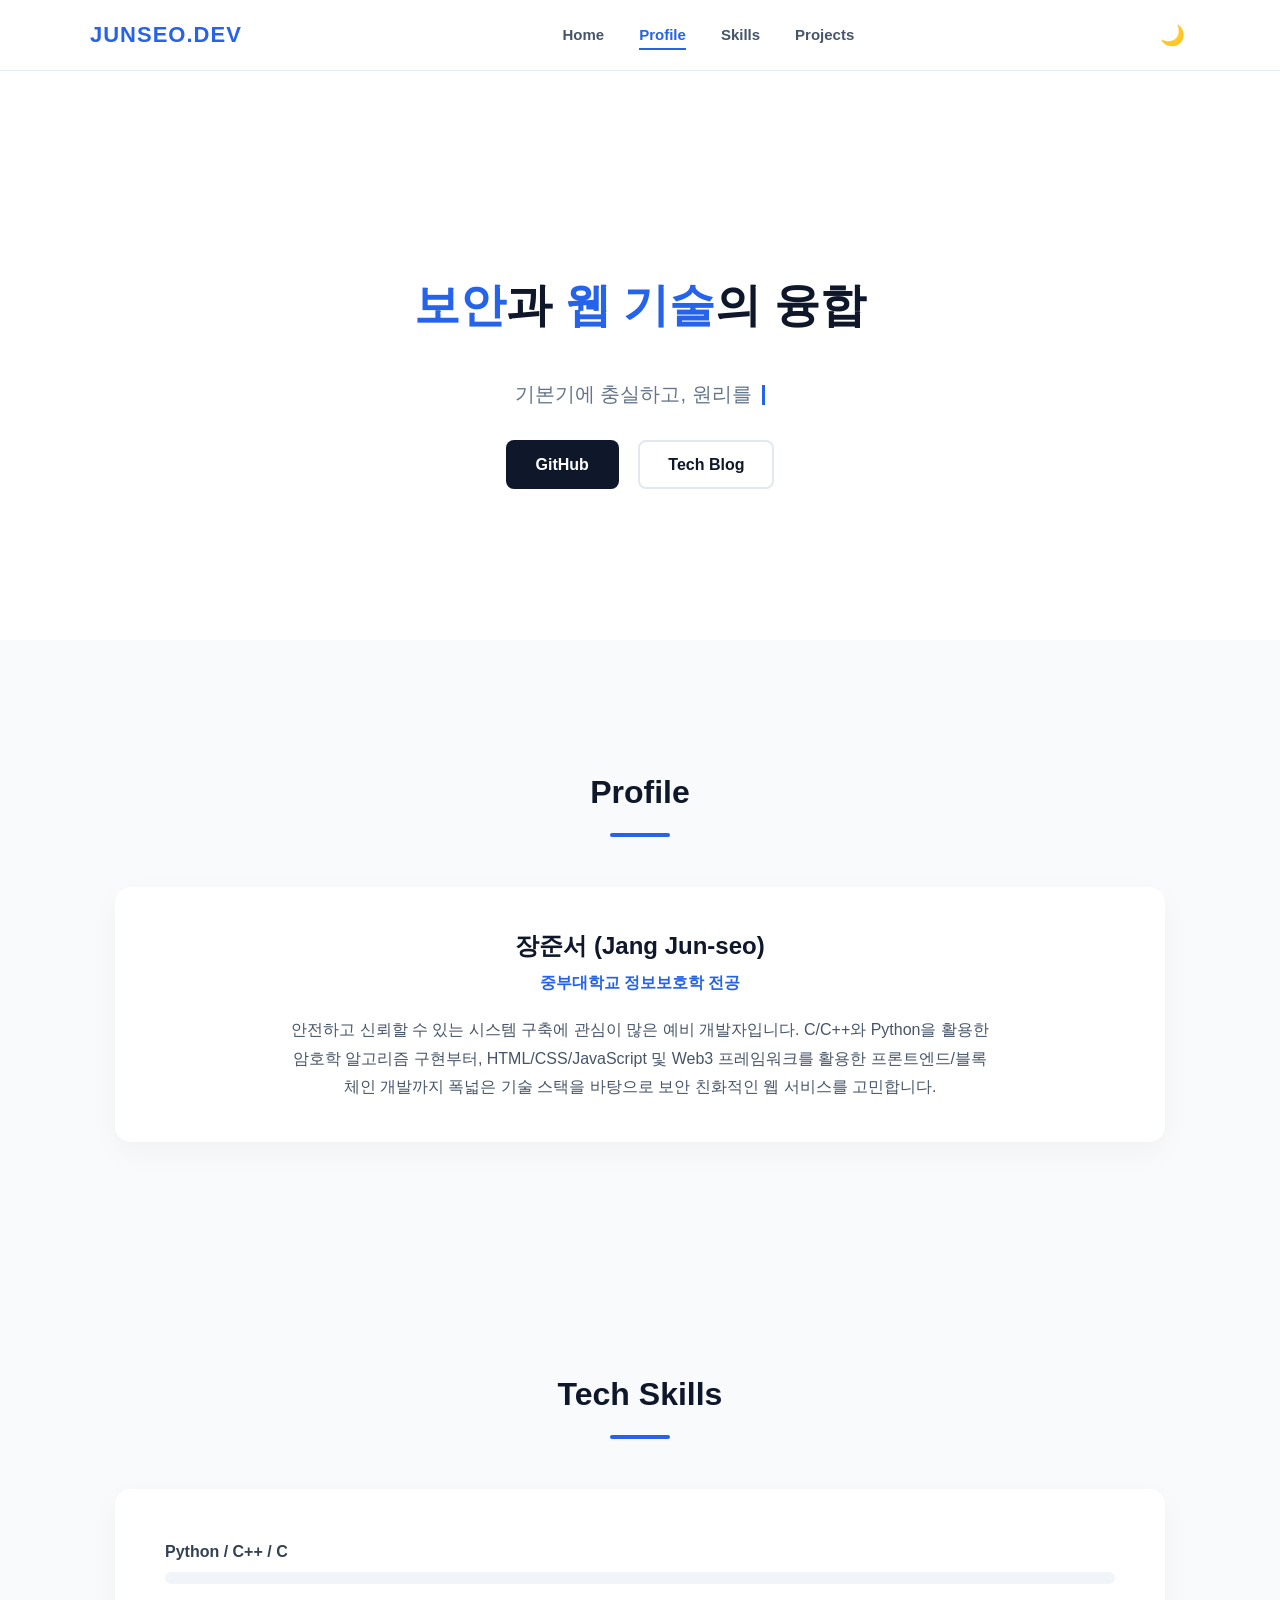
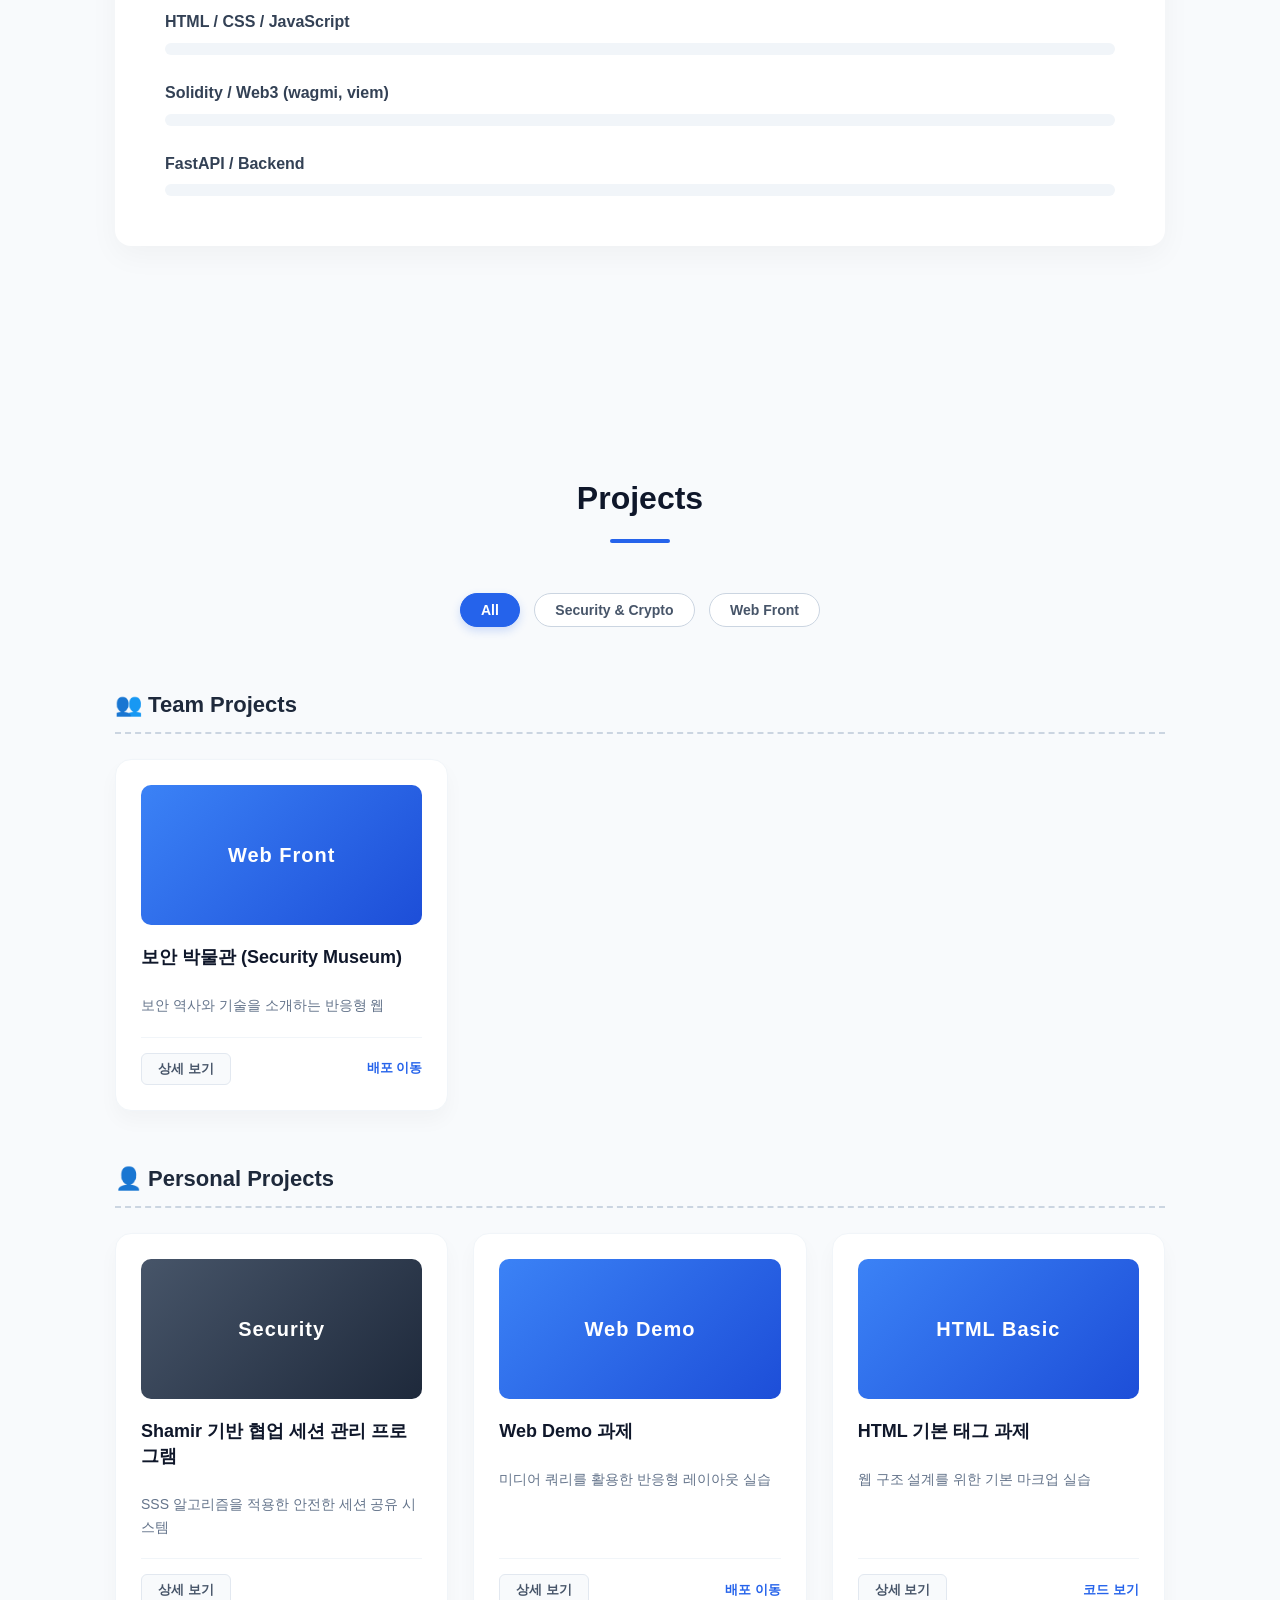
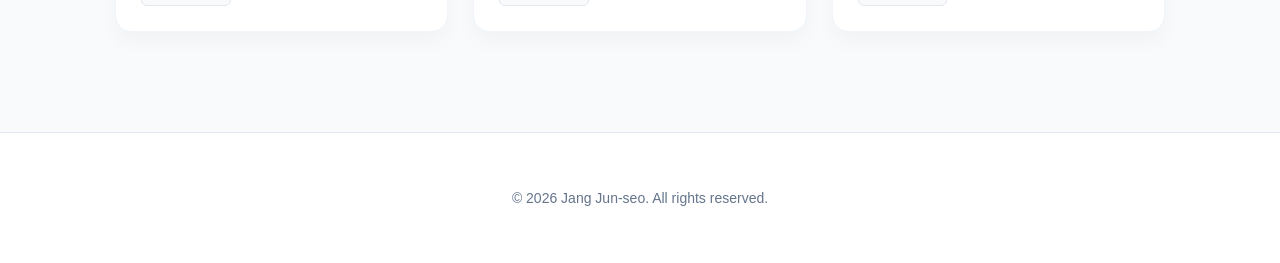
<file: index.html>
<!doctype html>
<html lang="ko">
  <head>
    <meta charset="UTF-8" />
    <meta name="viewport" content="width=device-width, initial-scale=1.0" />
    <title>장준서 포트폴리오 | InfoSec Developer</title>
    <link rel="stylesheet" href="index.css" />
  </head>
  <body>
    <nav class="navbar">
      <div class="nav-container">
        <span class="logo">JUNSEO.DEV</span>
        <ul class="nav-menu">
          <li><a href="#home" class="active">Home</a></li>
          <li><a href="#profile">Profile</a></li>
          <li><a href="#skills">Skills</a></li>
          <li><a href="#projects">Projects</a></li>
        </ul>
        <button id="darkModeToggle" class="dark-mode-btn">🌙</button>
      </div>
    </nav>

    <section id="home" class="hero-section">
      <div class="hero-content fade-in-up">
        <h1>
          <span class="highlight">보안</span>과
          <span class="highlight">웹 기술</span>의 융합
        </h1>
        <p id="typewriter" class="typing-text"></p>
        <div class="link-buttons">
          <a
            href="https://github.com/bear300811?tab=repositories"
            class="btn-dark"
            target="_blank"
            >GitHub</a
          >
          <a
            href="https://velog.io/@bear300811/series"
            class="btn-outline"
            target="_blank"
            >Tech Blog</a
          >
        </div>
      </div>
    </section>

    <section id="profile" class="common-section">
      <h2 class="title">Profile</h2>
      <div class="profile-box">
        <div class="profile-text">
          <h3>장준서 (Jang Jun-seo)</h3>
          <p class="major">중부대학교 정보보호학 전공</p>
          <p class="desc">
            안전하고 신뢰할 수 있는 시스템 구축에 관심이 많은 예비 개발자입니다.
            C/C++와 Python을 활용한 암호학 알고리즘 구현부터,
            HTML/CSS/JavaScript 및 Web3 프레임워크를 활용한 프론트엔드/블록체인
            개발까지 폭넓은 기술 스택을 바탕으로 보안 친화적인 웹 서비스를
            고민합니다.
          </p>
        </div>
      </div>
    </section>

    <section id="skills" class="common-section">
      <h2 class="title">Tech Skills</h2>
      <div class="skills-box">
        <div class="skill-row">
          <span class="label">Python / C++ / C</span>
          <div class="bar-container">
            <div class="bar-fill" style="--target-width: 80%"></div>
          </div>
        </div>
        <div class="skill-row">
          <span class="label">HTML / CSS / JavaScript</span>
          <div class="bar-container">
            <div class="bar-fill" style="--target-width: 45%"></div>
          </div>
        </div>
        <div class="skill-row">
          <span class="label">Solidity / Web3 (wagmi, viem)</span>
          <div class="bar-container">
            <div class="bar-fill" style="--target-width: 25%"></div>
          </div>
        </div>
        <div class="skill-row">
          <span class="label">FastAPI / Backend</span>
          <div class="bar-container">
            <div class="bar-fill" style="--target-width: 30%"></div>
          </div>
        </div>
      </div>
    </section>

    <section id="projects" class="common-section">
      <h2 class="title">Projects</h2>

      <div class="filter-container">
        <button class="filter-btn active" data-filter="all">All</button>
        <button class="filter-btn" data-filter="security">
          Security & Crypto
        </button>
        <button class="filter-btn" data-filter="web">Web Front</button>
      </div>

      <div class="project-group">
        <h3 class="project-group-title">👥 Team Projects</h3>
        <div class="project-container">
          <div
            class="project-item"
            data-category="web"
            data-tech="HTML, CSS, JS, Vercel"
            data-detail="정보보안의 역사와 주요 암호 기술(에니그마 등)을 인터랙티브하게 소개하는 웹 페이지입니다."
          >
            <div class="project-thumb thumb-web">Web Front</div>
            <h3>보안 박물관 (Security Museum)</h3>
            <p class="project-desc">보안 역사와 기술을 소개하는 반응형 웹</p>
            <div class="project-links">
              <button class="detail-btn">상세 보기</button>
              <a
                href="https://web-project-mid.vercel.app/"
                class="view-link"
                target="_blank"
                >배포 이동</a
              >
            </div>
          </div>
        </div>
      </div>

      <div class="project-group">
        <h3 class="project-group-title">👤 Personal Projects</h3>
        <div class="project-container">
          <div
            class="project-item"
            data-category="security"
            data-tech="Python, Cryptography, Security Protocol"
            data-detail="Shamir's Secret Sharing(SSS) 알고리즘을 활용하여 팀원 간의 안전한 세션 키 분산 및 복구 메커니즘을 기획하고 구현한 프로젝트입니다."
          >
            <div class="project-thumb thumb-sec">Security</div>
            <h3>Shamir 기반 협업 세션 관리 프로그램</h3>
            <p class="project-desc">
              SSS 알고리즘을 적용한 안전한 세션 공유 시스템
            </p>
            <div class="project-links">
              <button class="detail-btn">상세 보기</button>
            </div>
          </div>

          <div
            class="project-item"
            data-category="web"
            data-tech="HTML, CSS, Responsive Web"
            data-detail="반응형 레이아웃을 적용한 웹 프로그래밍 개인 과제입니다."
          >
            <div class="project-thumb thumb-web">Web Demo</div>
            <h3>Web Demo 과제</h3>
            <p class="project-desc">
              미디어 쿼리를 활용한 반응형 레이아웃 실습
            </p>
            <div class="project-links">
              <button class="detail-btn">상세 보기</button>
              <a
                href="https://web2026-3.vercel.app/"
                class="view-link"
                target="_blank"
                >배포 이동</a
              >
            </div>
          </div>

          <div
            class="project-item"
            data-category="web"
            data-tech="HTML, CSS Basics"
            data-detail="HTML의 기본 태그들을 사용하여 간단한 웹 페이지의 뼈대를 만들어보는 기초 실습 과제입니다."
          >
            <div class="project-thumb thumb-web">HTML Basic</div>
            <h3>HTML 기본 태그 과제</h3>
            <p class="project-desc">웹 구조 설계를 위한 기본 마크업 실습</p>
            <div class="project-links">
              <button class="detail-btn">상세 보기</button>
              <a
                href="https://github.com/bear300811/WebProject2"
                class="view-link"
                target="_blank"
                >코드 보기</a
              >
            </div>
          </div>
        </div>
      </div>
    </section>

    <footer class="footer">
      <p>© 2026 Jang Jun-seo. All rights reserved.</p>
    </footer>

    <div id="projectModal" class="modal">
      <div class="modal-content">
        <div class="modal-header">
          <h2 id="modalTitle">프로젝트 제목</h2>
          <span class="close-btn">&times;</span>
        </div>
        <div class="modal-body">
          <div class="tech-stack-container">
            <span class="tech-label">Tech Stack</span>
            <p id="modalTech" class="tech-tags"></p>
          </div>
          <div class="desc-container">
            <span class="desc-label">Overview</span>
            <p id="modalDesc">상세 설명</p>
          </div>
        </div>
      </div>
    </div>

    <script src="app.js"></script>
  </body>
</html>
</file>
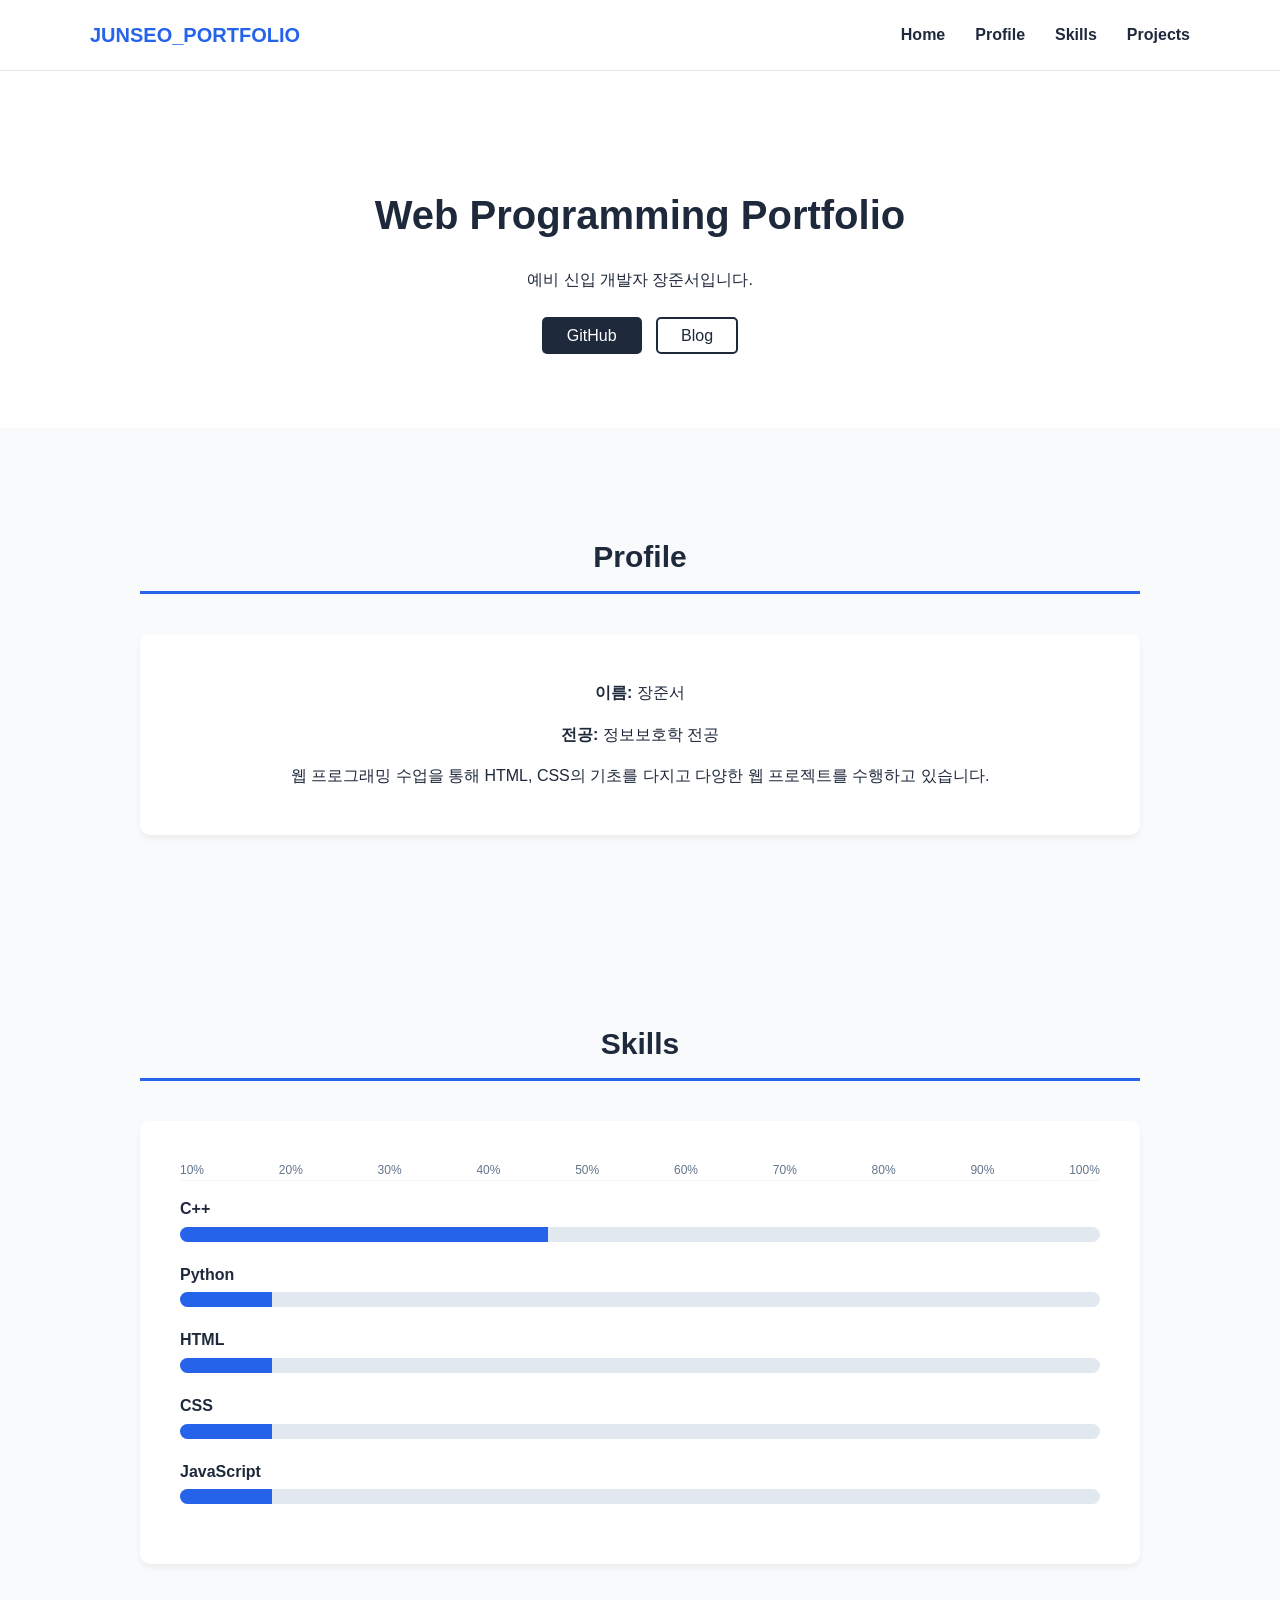
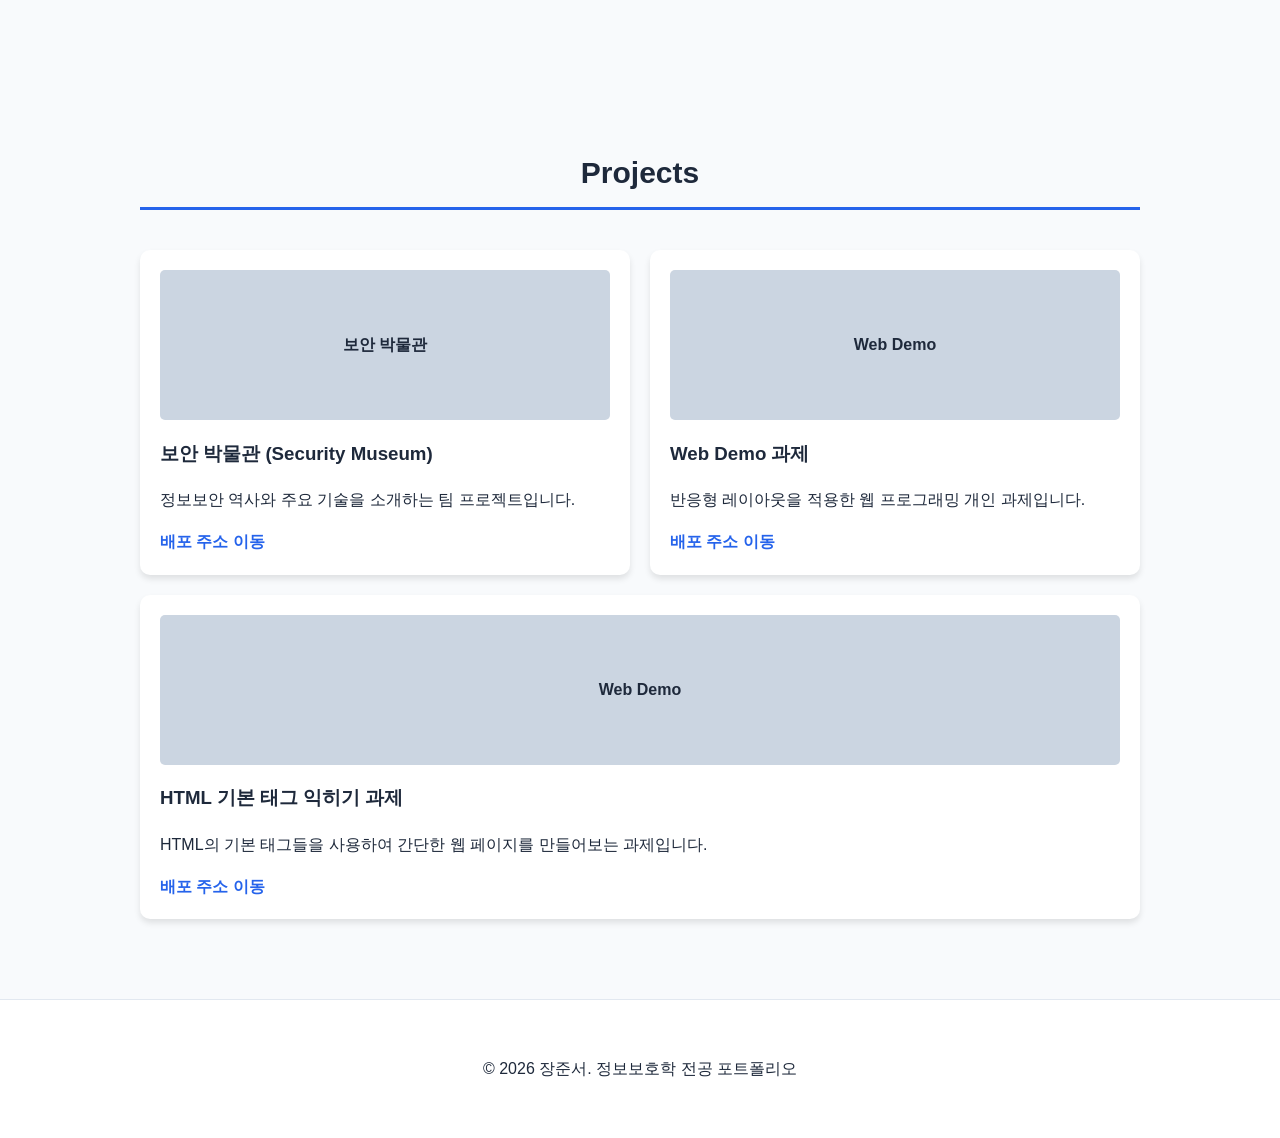
<file: main.html>
<!doctype html>
<html lang="ko">
  <head>
    <meta charset="UTF-8" />
    <meta name="viewport" content="width=device-width, initial-scale=1.0" />
    <title>장준서 포트폴리오</title>
    <link rel="stylesheet" href="main.css" />
  </head>
  <body>
    <nav class="navbar">
      <div class="nav-container">
        <span class="logo">JUNSEO_PORTFOLIO</span>
        <ul class="nav-menu">
          <li><a href="#home">Home</a></li>
          <li><a href="#profile">Profile</a></li>
          <li><a href="#skills">Skills</a></li>
          <li><a href="#projects">Projects</a></li>
        </ul>
      </div>
    </nav>

    <section id="home" class="hero-section">
      <h1>Web Programming Portfolio</h1>
      <p>예비 신입 개발자 장준서입니다.</p>
      <div class="link-buttons">
        <a
          href="https://github.com/bear300811?tab=repositories"
          class="btn-dark"
          target="_blank"
          >GitHub</a
        >
        <a
          href="https://velog.io/@bear300811/series"
          class="btn-outline"
          target="_blank"
          >Blog</a
        >
      </div>
    </section>

    <section id="profile" class="common-section">
      <h2 class="title">Profile</h2>
      <div class="profile-box">
        <p><strong>이름:</strong> 장준서</p>
        <p><strong>전공:</strong> 정보보호학 전공</p>
        <p>
          웹 프로그래밍 수업을 통해 HTML, CSS의 기초를 다지고 다양한 웹
          프로젝트를 수행하고 있습니다.
        </p>
      </div>
    </section>

    <section id="skills" class="common-section">
      <h2 class="title">Skills</h2>
      <div class="skills-box">
        <div class="scale-label">
          <span>10%</span><span>20%</span><span>30%</span><span>40%</span
          ><span>50%</span> <span>60%</span><span>70%</span><span>80%</span
          ><span>90%</span><span>100%</span>
        </div>

        <div class="skill-row">
          <span class="label">C++</span>
          <div class="bar-container">
            <div class="bar-fill cpp-bar"></div>
          </div>
        </div>
        <div class="skill-row">
          <span class="label">Python</span>
          <div class="bar-container">
            <div class="bar-fill basic-bar"></div>
          </div>
        </div>
        <div class="skill-row">
          <span class="label">HTML</span>
          <div class="bar-container">
            <div class="bar-fill basic-bar"></div>
          </div>
        </div>
        <div class="skill-row">
          <span class="label">CSS</span>
          <div class="bar-container">
            <div class="bar-fill basic-bar"></div>
          </div>
        </div>
        <div class="skill-row">
          <span class="label">JavaScript</span>
          <div class="bar-container">
            <div class="bar-fill basic-bar"></div>
          </div>
        </div>
      </div>
    </section>

    <section id="projects" class="common-section">
      <h2 class="title">Projects</h2>
      <div class="project-container">
        <div class="project-item">
          <div class="project-thumb">보안 박물관</div>
          <h3>보안 박물관 (Security Museum)</h3>
          <p>정보보안 역사와 주요 기술을 소개하는 팀 프로젝트입니다.</p>
          <a href="#" class="view-link">배포 주소 이동</a>
        </div>
        <div class="project-item">
          <div class="project-thumb">Web Demo</div>
          <h3>Web Demo 과제</h3>
          <p>반응형 레이아웃을 적용한 웹 프로그래밍 개인 과제입니다.</p>
          <a href="https://web2026-3.vercel.app/" class="view-link"
            >배포 주소 이동</a
          >
        </div>
        <div class="project-item">
          <div class="project-thumb">Web Demo</div>
          <h3>HTML 기본 태그 익히기 과제</h3>
          <p>
            HTML의 기본 태그들을 사용하여 간단한 웹 페이지를 만들어보는
            과제입니다.
          </p>
          <a href="https://github.com/bear300811/WebProject2" class="view-link"
            >배포 주소 이동</a
          >
        </div>
      </div>
    </section>

    <footer class="footer">
      <p>© 2026 장준서. 정보보호학 전공 포트폴리오</p>
    </footer>
  </body>
</html>
</file>
<file: index.css>
/* 기본 초기화 및 폰트 */
body {
  margin: 0;
  padding: 0;
  font-family: 'Pretendard', 'Malgun Gothic', sans-serif;
  line-height: 1.6;
  background-color: #f8fafc;
  color: #0f172a;
  transition:
    background-color 0.3s,
    color 0.3s;
}

/* 내비게이션 - 블러 효과 적용 */
.navbar {
  background-color: rgba(255, 255, 255, 0.9);
  backdrop-filter: blur(10px);
  height: 70px;
  border-bottom: 1px solid #e2e8f0;
  position: fixed;
  top: 0;
  width: 100%;
  z-index: 999;
  transition: background-color 0.3s;
}

.nav-container {
  width: 90%;
  max-width: 1100px;
  margin: 0 auto;
  display: flex;
  justify-content: space-between;
  align-items: center;
  height: 100%;
}

.logo {
  font-size: 22px;
  font-weight: 800;
  color: #2563eb;
  letter-spacing: 1px;
}

.nav-menu {
  list-style: none;
  display: flex;
  margin: 0;
  padding: 0;
}

.nav-menu li {
  margin-left: 35px;
}

.nav-menu a {
  text-decoration: none;
  color: #475569;
  font-weight: 600;
  font-size: 15px;
  transition: color 0.3s ease;
  padding-bottom: 5px;
}

.nav-menu a:hover,
.nav-menu a.active {
  color: #2563eb;
  border-bottom: 2px solid #2563eb;
}

/* 히어로 섹션 */
.hero-section {
  padding: 180px 20px 100px;
  text-align: center;
  background-color: #ffffff;
  min-height: 40vh;
  display: flex;
  align-items: center;
  justify-content: center;
}

.hero-content h1 {
  font-size: 46px;
  margin-bottom: 15px;
  font-weight: 800;
  color: #0f172a;
}

.highlight {
  color: #2563eb;
}

/* 타이핑 텍스트 본체 */
.typing-text {
  font-size: 20px;
  color: #64748b;
  min-height: 30px;
  margin-bottom: 30px;
  display: inline-block; /* 텍스트 너비만큼만 공간을 차지하게 변경 */
}

/* 글자 바로 옆에 찰싹 붙어서 깜빡이는 커서 생성 */
.typing-text::after {
  content: '';
  display: inline-block;
  width: 3px;
  height: 20px;
  background-color: #2563eb;
  margin-left: 5px;
  vertical-align: text-bottom;
  animation: blink 0.8s infinite;
}

@keyframes blink {
  0%,
  100% {
    opacity: 1;
  }
  50% {
    opacity: 0;
  }
}

/* 다크모드일 때 커서 색상도 맞춰서 변경 */
body.dark-theme .typing-text::after {
  background-color: #3b82f6;
}

@keyframes blink {
  0%,
  100% {
    opacity: 1;
  }
  50% {
    opacity: 0;
  }
}

.btn-dark {
  background-color: #0f172a;
  color: white;
  padding: 12px 30px;
  text-decoration: none;
  border-radius: 8px;
  margin-right: 15px;
  font-weight: 600;
  transition:
    background-color 0.2s,
    transform 0.2s;
  display: inline-block;
}

.btn-dark:hover {
  background-color: #1e293b;
  transform: translateY(-2px);
}

.btn-outline {
  border: 2px solid #e2e8f0;
  color: #0f172a;
  padding: 10px 28px;
  text-decoration: none;
  border-radius: 8px;
  font-weight: 600;
  transition: all 0.2s;
  display: inline-block;
}

.btn-outline:hover {
  border-color: #0f172a;
  background-color: #f8fafc;
  transform: translateY(-2px);
}

/* 공통 섹션 */
.common-section {
  padding: 100px 20px;
  max-width: 1050px;
  margin: 0 auto;
}

.title {
  text-align: center;
  font-size: 32px;
  font-weight: 800;
  margin-bottom: 50px;
  color: #0f172a;
  position: relative;
}

.title::after {
  content: '';
  display: block;
  width: 60px;
  height: 4px;
  background-color: #2563eb;
  margin: 15px auto 0;
  border-radius: 2px;
}

/* 프로필 박스 */
.profile-box {
  background-color: white;
  padding: 40px;
  border-radius: 16px;
  box-shadow: 0 10px 30px rgba(0, 0, 0, 0.04);
  text-align: center;
}

.profile-text h3 {
  font-size: 24px;
  margin: 0 0 5px 0;
}

.major {
  color: #2563eb;
  font-weight: 600;
  margin-top: 0;
  margin-bottom: 20px;
}

.desc {
  color: #475569;
  font-size: 16px;
  max-width: 700px;
  margin: 0 auto;
  line-height: 1.8;
}

/* 스킬 박스 */
.skills-box {
  background-color: white;
  padding: 50px;
  border-radius: 16px;
  box-shadow: 0 10px 30px rgba(0, 0, 0, 0.04);
}

.skill-row {
  margin-bottom: 25px;
}

.skill-row:last-child {
  margin-bottom: 0;
}

.label {
  font-weight: 600;
  display: block;
  margin-bottom: 8px;
  color: #334155;
}

.bar-container {
  background-color: #f1f5f9;
  height: 12px;
  border-radius: 10px;
  overflow: hidden;
}

.bar-fill {
  height: 100%;
  background: linear-gradient(90deg, #3b82f6, #2563eb);
  width: 0;
  border-radius: 10px;
}

.bar-fill.animate {
  animation: fillBar 1.5s cubic-bezier(0.1, 0.8, 0.2, 1) forwards;
}

@keyframes fillBar {
  from {
    width: 0;
  }
  to {
    width: var(--target-width);
  }
}

/* 필터 버튼 */
.filter-container {
  text-align: center;
  margin-bottom: 40px;
}

.filter-btn {
  background-color: white;
  border: 1px solid #cbd5e1;
  color: #475569;
  padding: 8px 20px;
  margin: 0 5px 10px;
  border-radius: 30px;
  cursor: pointer;
  font-weight: 600;
  font-size: 14px;
  transition: all 0.2s ease;
}

.filter-btn.active,
.filter-btn:hover {
  background-color: #2563eb;
  border-color: #2563eb;
  color: white;
  box-shadow: 0 4px 10px rgba(37, 99, 235, 0.2);
}

/* 프로젝트 그리드 */
.project-container {
  display: grid;
  grid-template-columns: repeat(auto-fill, minmax(320px, 1fr));
  gap: 25px;
}

.project-item {
  background-color: white;
  padding: 25px;
  border-radius: 16px;
  box-shadow: 0 10px 20px rgba(0, 0, 0, 0.03);
  transition:
    opacity 0.4s ease,
    transform 0.3s ease,
    box-shadow 0.3s ease;
  border: 1px solid #f1f5f9;
  display: flex;
  flex-direction: column;
}

.project-item:hover {
  transform: translateY(-8px);
  box-shadow: 0 15px 30px rgba(0, 0, 0, 0.08);
}

.project-item.hide {
  display: none;
}

.project-thumb {
  height: 140px;
  display: flex;
  align-items: center;
  justify-content: center;
  font-weight: 800;
  font-size: 20px;
  border-radius: 10px;
  margin-bottom: 20px;
  color: white;
  letter-spacing: 1px;
}

/* 카테고리별 썸네일 색상 */
.thumb-sec {
  background: linear-gradient(135deg, #475569, #1e293b);
}
.thumb-blk {
  background: linear-gradient(135deg, #8b5cf6, #6d28d9);
}
.thumb-web {
  background: linear-gradient(135deg, #3b82f6, #1d4ed8);
}

.project-item h3 {
  font-size: 18px;
  margin: 0 0 10px 0;
  color: #0f172a;
  line-height: 1.4;
}

.project-desc {
  font-size: 14px;
  color: #64748b;
  margin-bottom: 20px;
  flex-grow: 1;
}

.project-links {
  display: flex;
  justify-content: space-between;
  align-items: center;
  border-top: 1px solid #f1f5f9;
  padding-top: 15px;
}

.detail-btn {
  background-color: #f8fafc;
  border: 1px solid #e2e8f0;
  color: #475569;
  padding: 6px 16px;
  border-radius: 6px;
  cursor: pointer;
  font-weight: 600;
  font-size: 13px;
  transition: all 0.2s;
}

.detail-btn:hover {
  background-color: #e2e8f0;
  color: #0f172a;
}

.view-link {
  color: #2563eb;
  font-weight: 700;
  font-size: 13px;
  text-decoration: none;
}

.view-link:hover {
  text-decoration: underline;
}

/* 다크모드 버튼 */
.dark-mode-btn {
  background: none;
  border: none;
  font-size: 20px;
  cursor: pointer;
  margin-left: 15px;
  padding: 5px;
  border-radius: 50%;
  transition: background-color 0.2s;
}

.dark-mode-btn:hover {
  background-color: #f1f5f9;
}

/* 고퀄리티 모달 디자인 */
.modal {
  display: none;
  position: fixed;
  z-index: 1000;
  left: 0;
  top: 0;
  width: 100%;
  height: 100%;
  background-color: rgba(15, 23, 42, 0.7);
  backdrop-filter: blur(5px);
}

.modal-content {
  background-color: #ffffff;
  margin: 8% auto;
  border-radius: 16px;
  width: 90%;
  max-width: 550px;
  box-shadow: 0 20px 40px rgba(0, 0, 0, 0.2);
  animation: modalScaleUp 0.3s cubic-bezier(0.1, 0.8, 0.2, 1);
  overflow: hidden;
}

@keyframes modalScaleUp {
  from {
    opacity: 0;
    transform: scale(0.95) translateY(20px);
  }
  to {
    opacity: 1;
    transform: scale(1) translateY(0);
  }
}

.modal-header {
  padding: 25px 30px;
  border-bottom: 1px solid #f1f5f9;
  display: flex;
  justify-content: space-between;
  align-items: center;
  background-color: #f8fafc;
}

.modal-header h2 {
  margin: 0;
  font-size: 20px;
  color: #0f172a;
}

.close-btn {
  color: #94a3b8;
  font-size: 26px;
  font-weight: bold;
  cursor: pointer;
  transition: color 0.2s;
}

.close-btn:hover {
  color: #0f172a;
}

.modal-body {
  padding: 30px;
}

.tech-label,
.desc-label {
  display: block;
  font-size: 13px;
  font-weight: 700;
  color: #2563eb;
  text-transform: uppercase;
  margin-bottom: 10px;
  letter-spacing: 0.5px;
}

.tech-tags {
  font-size: 14px;
  font-weight: 600;
  color: #334155;
  background-color: #f1f5f9;
  padding: 10px 15px;
  border-radius: 8px;
  margin: 0 0 25px 0;
}

#modalDesc {
  color: #475569;
  font-size: 15px;
  line-height: 1.7;
  margin: 0;
}

.footer {
  text-align: center;
  padding: 40px;
  background-color: #ffffff;
  border-top: 1px solid #e2e8f0;
  color: #64748b;
  font-size: 14px;
}

/* 반응형 */
@media (max-width: 768px) {
  .nav-menu {
    display: none;
  }
  .hero-content h1 {
    font-size: 32px;
  }
  .project-container {
    grid-template-columns: 1fr;
  }
}

/* -------------------------------------
   다크모드 스타일 (변수 없이 직접 덮어쓰기)
-------------------------------------- */
body.dark-theme {
  background-color: #0f172a;
  color: #f1f5f9;
}
body.dark-theme .navbar {
  background-color: rgba(15, 23, 42, 0.9);
  border-bottom-color: #1e293b;
}
body.dark-theme .nav-menu a {
  color: #94a3b8;
}
body.dark-theme .nav-menu a:hover,
body.dark-theme .nav-menu a.active {
  color: #3b82f6;
  border-bottom-color: #3b82f6;
}
body.dark-theme .logo {
  color: #3b82f6;
}
body.dark-theme .dark-mode-btn:hover {
  background-color: #1e293b;
}
body.dark-theme .hero-section {
  background-color: #0f172a;
}
body.dark-theme .hero-content h1 {
  color: #f1f5f9;
}
body.dark-theme .highlight {
  color: #3b82f6;
}
body.dark-theme .btn-dark {
  background-color: #3b82f6;
  color: #ffffff;
}
body.dark-theme .btn-dark:hover {
  background-color: #2563eb;
}
body.dark-theme .btn-outline {
  border-color: #334155;
  color: #f1f5f9;
}
body.dark-theme .btn-outline:hover {
  border-color: #f1f5f9;
  background-color: transparent;
}
body.dark-theme .title {
  color: #f1f5f9;
}
body.dark-theme .profile-box,
body.dark-theme .skills-box,
body.dark-theme .project-item {
  background-color: #1e293b;
  border-color: #1e293b;
  box-shadow: 0 10px 30px rgba(0, 0, 0, 0.4);
}
body.dark-theme .profile-text h3,
body.dark-theme .project-item h3 {
  color: #f1f5f9;
}
body.dark-theme .desc,
body.dark-theme .project-desc {
  color: #94a3b8;
}
body.dark-theme .label {
  color: #cbd5e1;
}
body.dark-theme .bar-container {
  background-color: #0f172a;
}
body.dark-theme .filter-btn {
  background-color: transparent;
  border-color: #475569;
  color: #cbd5e1;
}
body.dark-theme .filter-btn.active,
body.dark-theme .filter-btn:hover {
  background-color: #3b82f6;
  border-color: #3b82f6;
  color: white;
}
body.dark-theme .project-links {
  border-top-color: #334155;
}
body.dark-theme .detail-btn {
  background-color: #0f172a;
  border-color: #334155;
  color: #cbd5e1;
}
body.dark-theme .detail-btn:hover {
  background-color: #334155;
  color: #f1f5f9;
}
body.dark-theme .view-link {
  color: #3b82f6;
}
body.dark-theme .footer {
  background-color: #0f172a;
  border-top-color: #1e293b;
  color: #475569;
}

/* 다크모드 모달 */
body.dark-theme .modal-content {
  background-color: #1e293b;
}
body.dark-theme .modal-header {
  background-color: #0f172a;
  border-bottom-color: #334155;
}
body.dark-theme .modal-header h2 {
  color: #f1f5f9;
}
body.dark-theme .tech-tags {
  background-color: #0f172a;
  color: #cbd5e1;
}
body.dark-theme #modalDesc {
  color: #94a3b8;
}
/* 처음 접속 시 생동감을 주는 페이드인 애니메이션 */
.fade-in-up {
  animation: fadeInUp 1s ease-out forwards;
}

@keyframes fadeInUp {
  from {
    opacity: 0;
    transform: translateY(30px);
  }
  to {
    opacity: 1;
    transform: translateY(0);
  }
}

/* 프로젝트 그룹 타이틀 (팀/개인 프로젝트 구분) */
.project-group-title {
  font-size: 22px;
  color: #1e293b;
  margin: 50px 0 25px;
  padding-bottom: 10px;
  border-bottom: 2px dashed #cbd5e1;
  text-align: left;
}

/* 다크모드 프로젝트 그룹 타이틀 */
body.dark-theme .project-group-title {
  color: #f1f5f9;
  border-bottom-color: #334155;
}
</file>
<file: main.css>
body {
  margin: 0;
  padding: 0;
  font-family: 'Malgun Gothic', sans-serif;
  line-height: 1.6;
  background-color: #f8fafc;
  color: #1e293b;
}

/* 내비게이션 */
.navbar {
  background-color: #ffffff;
  height: 70px;
  border-bottom: 1px solid #e2e8f0;
  position: fixed;
  top: 0;
  width: 100%;
  z-index: 999;
}

.nav-container {
  width: 90%;
  max-width: 1100px;
  margin: 0 auto;
  display: flex;
  justify-content: space-between;
  align-items: center;
  height: 100%;
}

.logo {
  font-size: 20px;
  font-weight: bold;
  color: #2563eb;
}

.nav-menu {
  list-style: none;
  display: flex;
  margin: 0;
  padding: 0;
}

.nav-menu li {
  margin-left: 30px;
}

.nav-menu a {
  text-decoration: none;
  color: #1e293b;
  font-weight: bold;
}

/* 히어로 섹션 */
.hero-section {
  padding: 150px 20px 80px;
  text-align: center;
  background-color: #ffffff;
}

.hero-section h1 {
  font-size: 40px;
  margin-bottom: 20px;
}

.link-buttons {
  margin-top: 30px;
}

.btn-dark {
  background-color: #1e293b;
  color: white;
  padding: 10px 25px;
  text-decoration: none;
  border-radius: 5px;
  margin-right: 10px;
}

.btn-outline {
  border: 2px solid #1e293b;
  color: #1e293b;
  padding: 8px 23px;
  text-decoration: none;
  border-radius: 5px;
}

/* 공통 섹션 */
.common-section {
  padding: 80px 20px;
  max-width: 1000px;
  margin: 0 auto;
}

.title {
  text-align: center;
  font-size: 30px;
  margin-bottom: 40px;
  border-bottom: 3px solid #2563eb;
  display: inline-block;
  width: 100%;
  padding-bottom: 10px;
}

/* 프로필 박스 */
.profile-box {
  background-color: white;
  padding: 30px;
  border-radius: 10px;
  box-shadow: 0 4px 6px rgba(0, 0, 0, 0.05);
  text-align: center;
}

/* 기술 그래프 */
.skills-box {
  background-color: white;
  padding: 40px;
  border-radius: 10px;
  box-shadow: 0 4px 6px rgba(0, 0, 0, 0.05);
}

.scale-label {
  display: flex;
  justify-content: space-between;
  font-size: 12px;
  color: #64748b;
  margin-bottom: 15px;
  border-bottom: 1px solid #f1f5f9;
}

.skill-row {
  margin-bottom: 20px;
}

.label {
  font-weight: bold;
  display: block;
  margin-bottom: 5px;
}

.bar-container {
  background-color: #e2e8f0;
  height: 15px;
  border-radius: 10px;
  overflow: hidden;
}

/* 막대 애니메이션 핵심 코드 */
.bar-fill {
  height: 100%;
  background-color: #2563eb;
  width: 0;
  animation: slideIn 1.5s ease-out forwards;
}

@keyframes slideIn {
  from {
    width: 0;
  }
  to {
    width: var(--final-width);
  }
}

/* 각 스킬별 최종 너비 설정 (40%와 10%) */
.cpp-bar {
  --final-width: 40%;
}

.basic-bar {
  --final-width: 10%;
}

/* 프로젝트 그리드*/
.project-container {
  display: flex;
  gap: 20px;
  flex-wrap: wrap;
}

.project-item {
  background-color: white;
  flex: 1;
  min-width: 300px;
  padding: 20px;
  border-radius: 10px;
  box-shadow: 0 4px 6px rgba(0, 0, 0, 0.1);
}

.project-thumb {
  background-color: #cbd5e1;
  height: 150px;
  display: flex;
  align-items: center;
  justify-content: center;
  font-weight: bold;
  border-radius: 5px;
  margin-bottom: 15px;
}

.view-link {
  color: #2563eb;
  font-weight: bold;
  text-decoration: none;
}

.footer {
  text-align: center;
  padding: 40px;
  background-color: #ffffff;
  border-top: 1px solid #e2e8f0;
}

/* 반응형 (모바일) */
@media (max-width: 768px) {
  .nav-menu {
    display: none;
  }
  .project-item {
    flex: 100%;
  }
  .hero-section h1 {
    font-size: 30px;
  }
}
</file>
